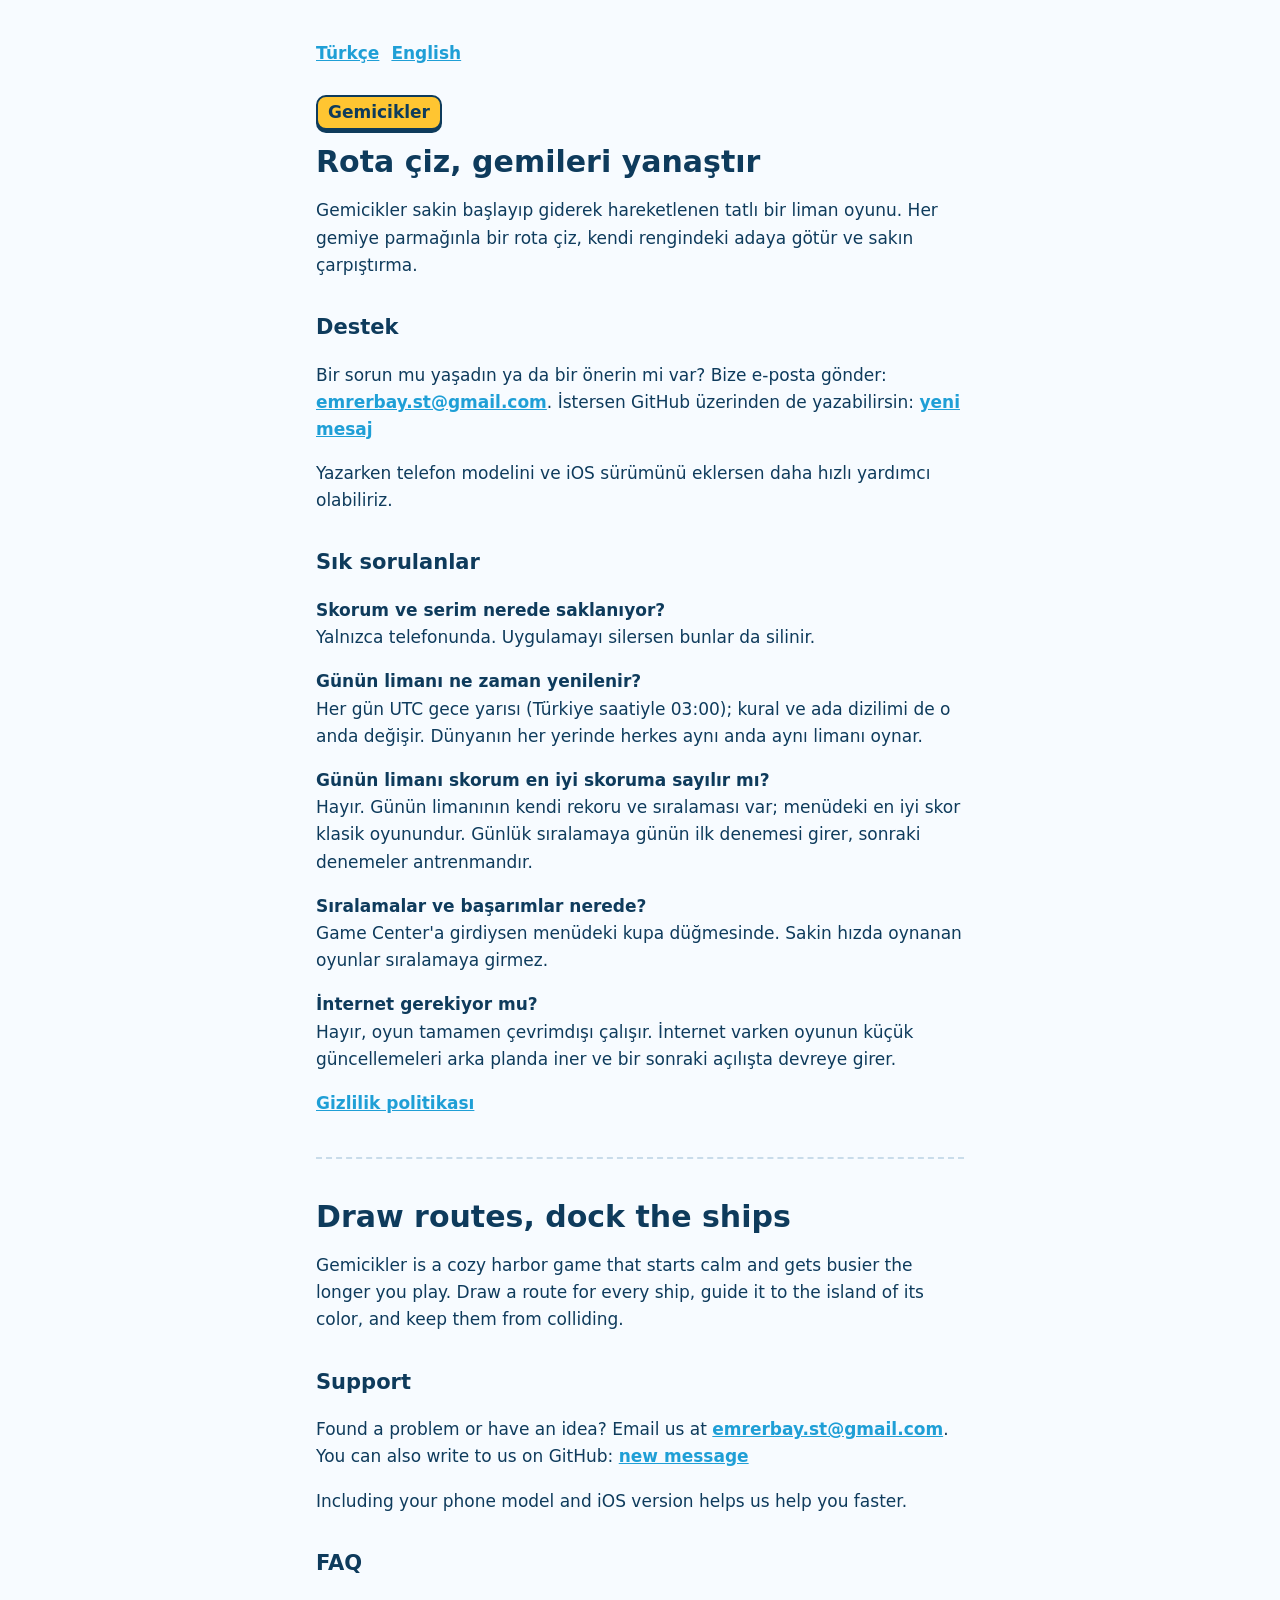
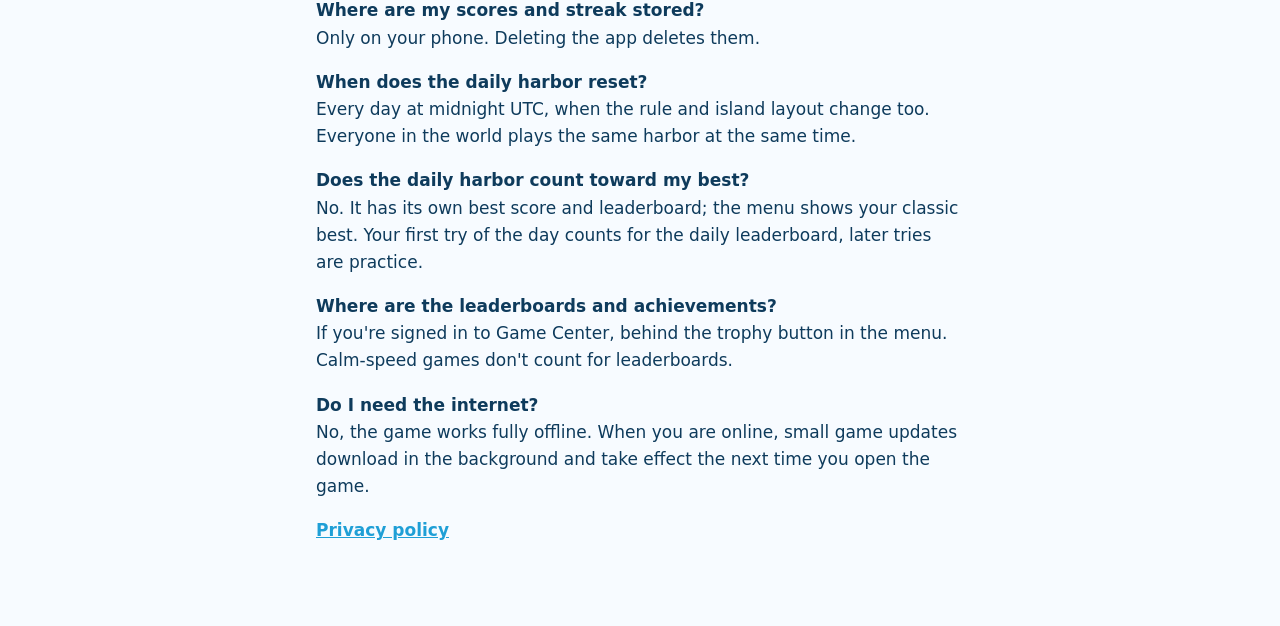
<file: index.html>
<!doctype html>
<html lang="tr">
<head>
<meta charset="utf-8">
<meta name="viewport" content="width=device-width, initial-scale=1">
<title>Gemicikler</title>
<meta name="description" content="Gemicikler: rota çiz, gemileri yanaştır. Tatlı bir liman bulmacası. / A cozy harbor puzzle.">
<link rel="stylesheet" href="style.css">
</head>
<body>
<main>
  <nav class="lang"><a href="#tr">Türkçe</a><a href="#en">English</a></nav>

  <section id="tr">
    <span class="tag">Gemicikler</span>
    <h1 style="margin-top:14px">Rota çiz, gemileri yanaştır</h1>
    <p>Gemicikler sakin başlayıp giderek hareketlenen tatlı bir liman oyunu. Her gemiye parmağınla bir rota çiz, kendi rengindeki adaya götür ve sakın çarpıştırma.</p>

    <h2>Destek</h2>
    <p>Bir sorun mu yaşadın ya da bir önerin mi var? Bize e-posta gönder: <a href="mailto:emrerbay.st@gmail.com">emrerbay.st@gmail.com</a>. İstersen GitHub üzerinden de yazabilirsin: <a href="https://github.com/emrerbay/gemicikler-site/issues/new">yeni mesaj</a></p>
    <p>Yazarken telefon modelini ve iOS sürümünü eklersen daha hızlı yardımcı olabiliriz.</p>

    <h2>Sık sorulanlar</h2>
    <p><strong>Skorum ve serim nerede saklanıyor?</strong><br>Yalnızca telefonunda. Uygulamayı silersen bunlar da silinir.</p>
    <p><strong>Günün limanı ne zaman yenilenir?</strong><br>Her gün UTC gece yarısı (Türkiye saatiyle 03:00); kural ve ada dizilimi de o anda değişir. Dünyanın her yerinde herkes aynı anda aynı limanı oynar.</p>
    <p><strong>Günün limanı skorum en iyi skoruma sayılır mı?</strong><br>Hayır. Günün limanının kendi rekoru ve sıralaması var; menüdeki en iyi skor klasik oyunundur. Günlük sıralamaya günün ilk denemesi girer, sonraki denemeler antrenmandır.</p>
    <p><strong>Sıralamalar ve başarımlar nerede?</strong><br>Game Center'a girdiysen menüdeki kupa düğmesinde. Sakin hızda oynanan oyunlar sıralamaya girmez.</p>
    <p><strong>İnternet gerekiyor mu?</strong><br>Hayır, oyun tamamen çevrimdışı çalışır. İnternet varken oyunun küçük güncellemeleri arka planda iner ve bir sonraki açılışta devreye girer.</p>

    <p><a href="privacy.html">Gizlilik politikası</a></p>
  </section>

  <hr>

  <section id="en" lang="en">
    <h1>Draw routes, dock the ships</h1>
    <p>Gemicikler is a cozy harbor game that starts calm and gets busier the longer you play. Draw a route for every ship, guide it to the island of its color, and keep them from colliding.</p>

    <h2>Support</h2>
    <p>Found a problem or have an idea? Email us at <a href="mailto:emrerbay.st@gmail.com">emrerbay.st@gmail.com</a>. You can also write to us on GitHub: <a href="https://github.com/emrerbay/gemicikler-site/issues/new">new message</a></p>
    <p>Including your phone model and iOS version helps us help you faster.</p>

    <h2>FAQ</h2>
    <p><strong>Where are my scores and streak stored?</strong><br>Only on your phone. Deleting the app deletes them.</p>
    <p><strong>When does the daily harbor reset?</strong><br>Every day at midnight UTC, when the rule and island layout change too. Everyone in the world plays the same harbor at the same time.</p>
    <p><strong>Does the daily harbor count toward my best?</strong><br>No. It has its own best score and leaderboard; the menu shows your classic best. Your first try of the day counts for the daily leaderboard, later tries are practice.</p>
    <p><strong>Where are the leaderboards and achievements?</strong><br>If you're signed in to Game Center, behind the trophy button in the menu. Calm-speed games don't count for leaderboards.</p>
    <p><strong>Do I need the internet?</strong><br>No, the game works fully offline. When you are online, small game updates download in the background and take effect the next time you open the game.</p>

    <p><a href="privacy.html#en">Privacy policy</a></p>
  </section>
</main>
</body>
</html>
</file>
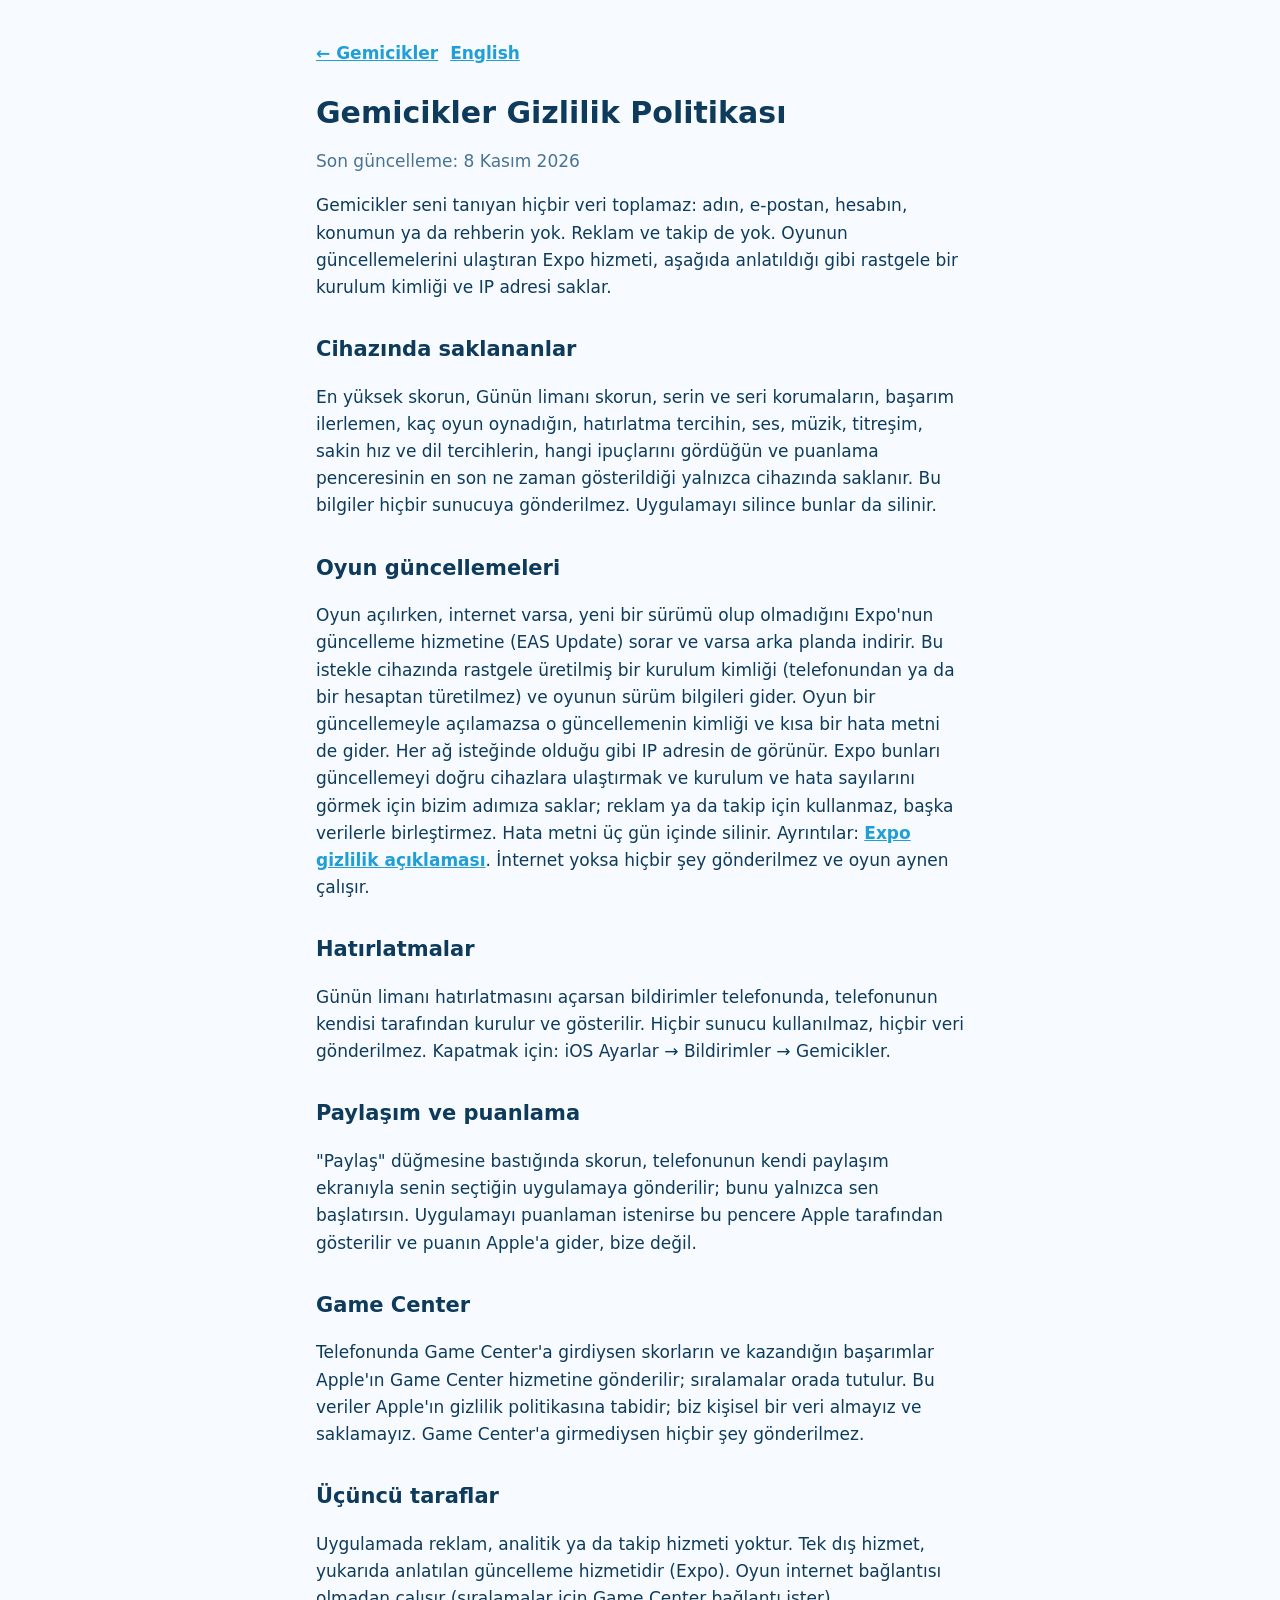
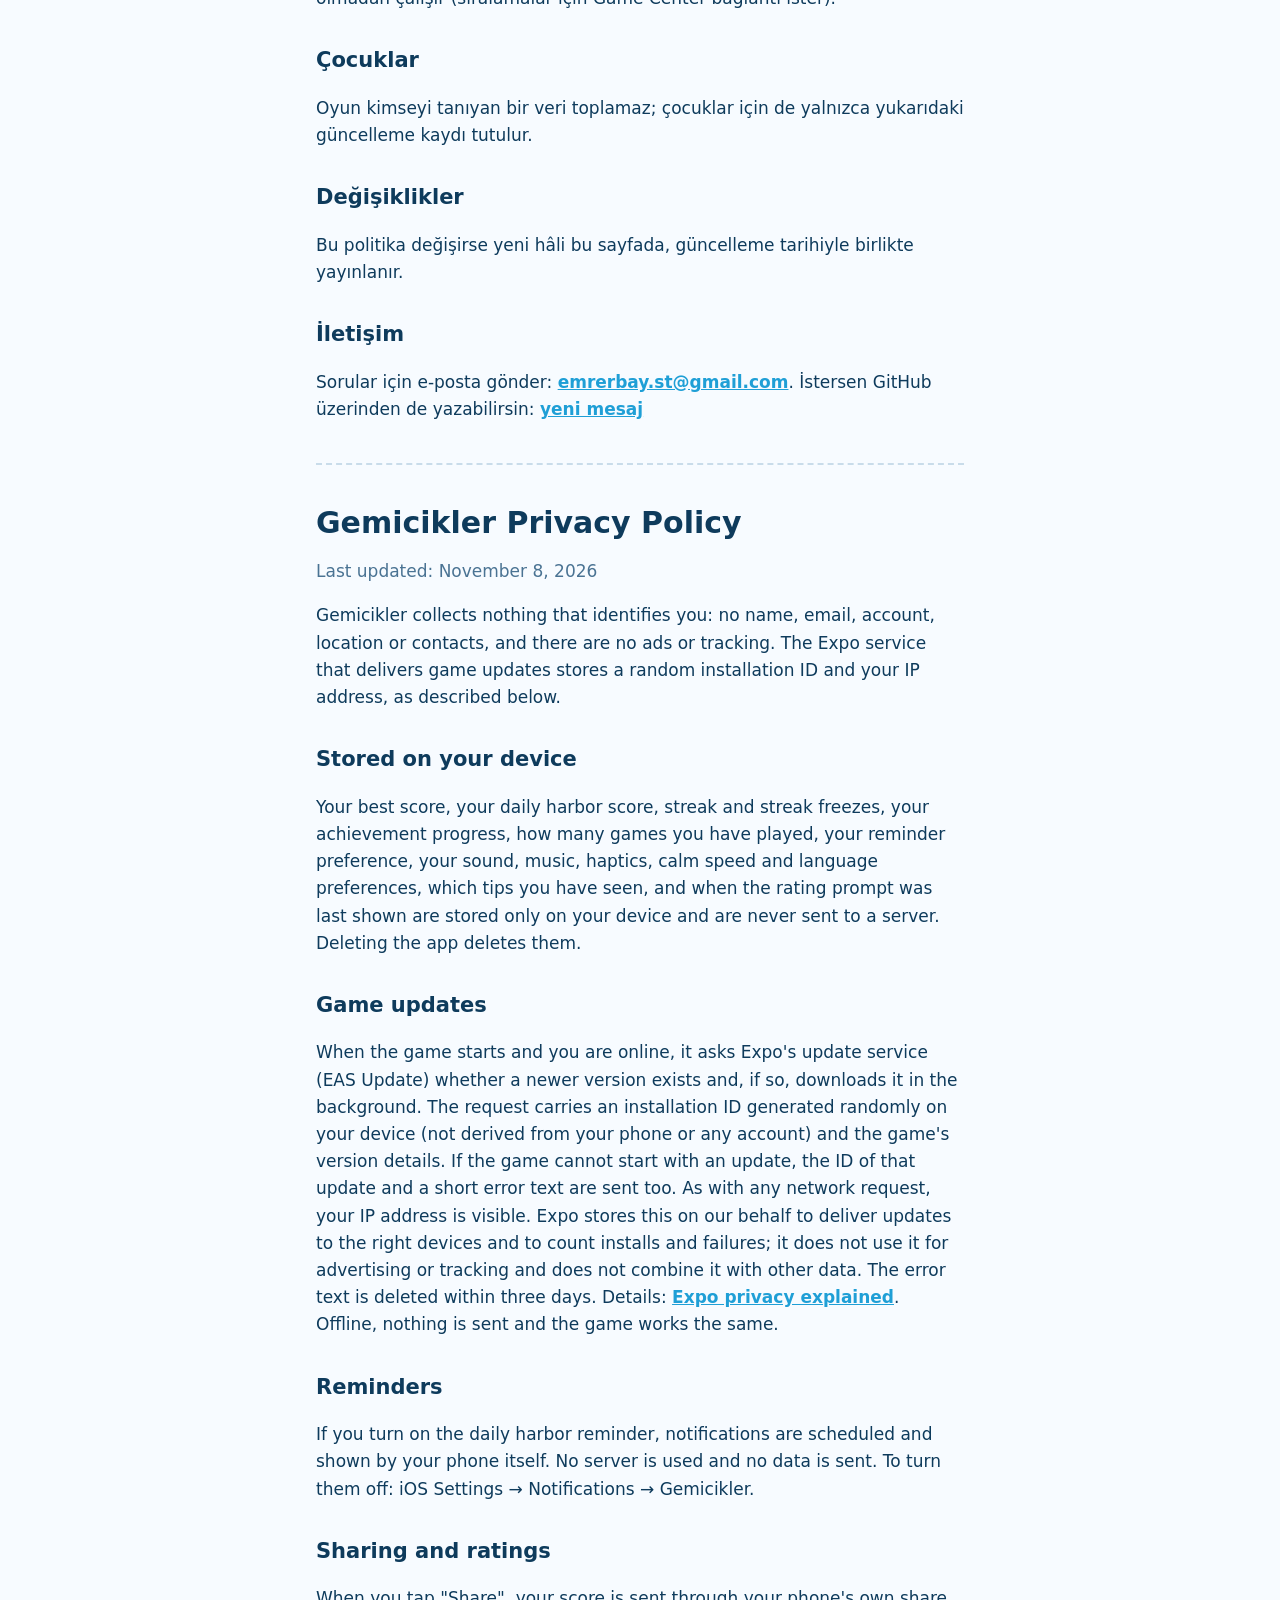
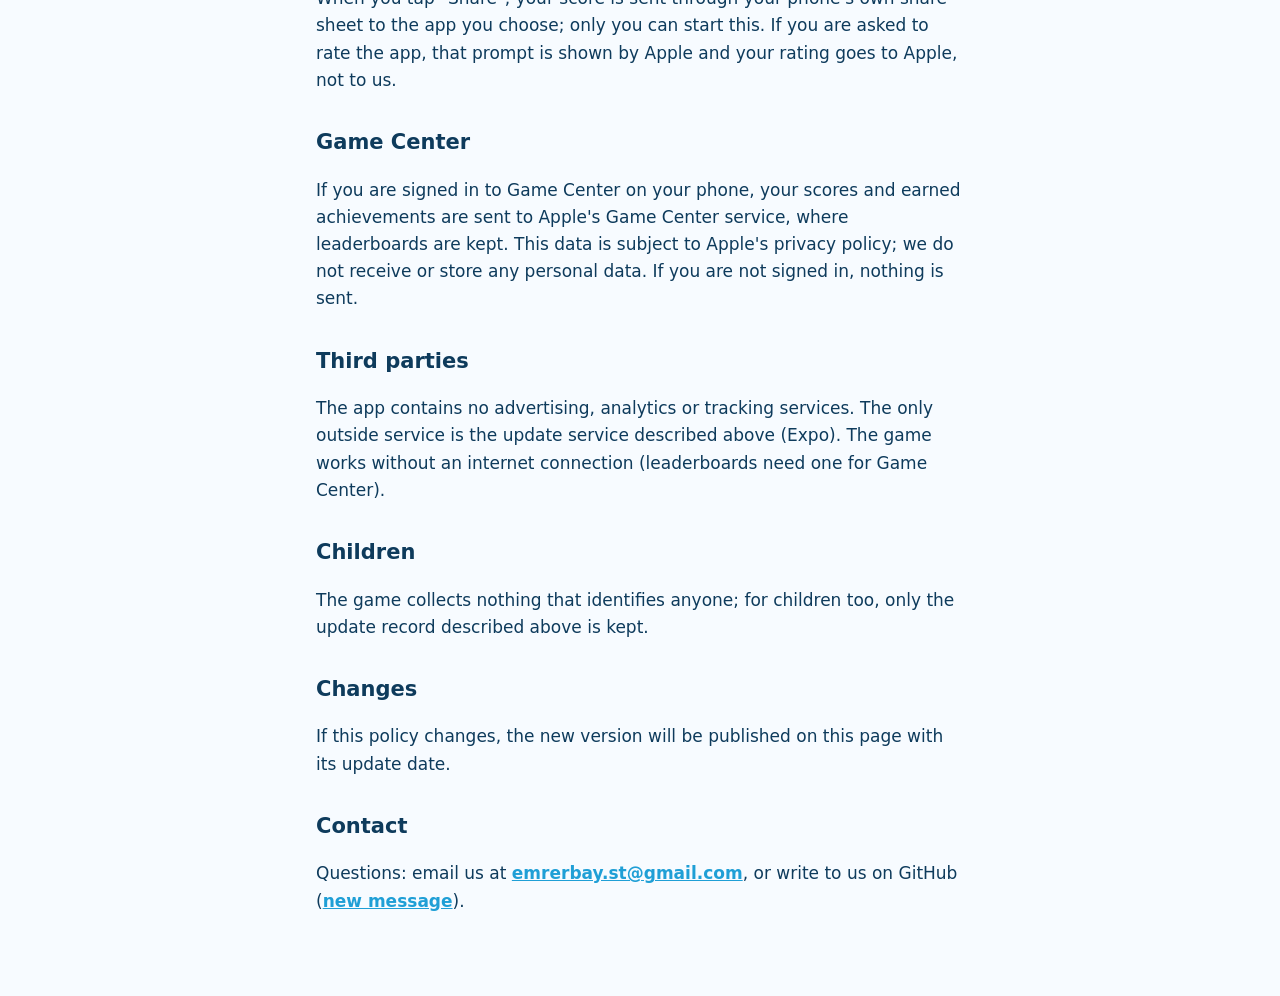
<file: privacy.html>
<!doctype html>
<html lang="tr">
<head>
<meta charset="utf-8">
<meta name="viewport" content="width=device-width, initial-scale=1">
<title>Gemicikler Gizlilik</title>
<link rel="stylesheet" href="style.css">
</head>
<body>
<main>
  <nav class="lang"><a href="./">← Gemicikler</a><a href="#en">English</a></nav>

  <h1>Gemicikler Gizlilik Politikası</h1>
  <p class="muted">Son güncelleme: 8 Kasım 2026</p>

  <p>Gemicikler seni tanıyan hiçbir veri toplamaz: adın, e-postan, hesabın, konumun ya da rehberin yok. Reklam ve takip de yok. Oyunun güncellemelerini ulaştıran Expo hizmeti, aşağıda anlatıldığı gibi rastgele bir kurulum kimliği ve IP adresi saklar.</p>

  <h2>Cihazında saklananlar</h2>
  <p>En yüksek skorun, Günün limanı skorun, serin ve seri korumaların, başarım ilerlemen, kaç oyun oynadığın, hatırlatma tercihin, ses, müzik, titreşim, sakin hız ve dil tercihlerin, hangi ipuçlarını gördüğün ve puanlama penceresinin en son ne zaman gösterildiği yalnızca cihazında saklanır. Bu bilgiler hiçbir sunucuya gönderilmez. Uygulamayı silince bunlar da silinir.</p>

  <h2>Oyun güncellemeleri</h2>
  <p>Oyun açılırken, internet varsa, yeni bir sürümü olup olmadığını Expo'nun güncelleme hizmetine (EAS Update) sorar ve varsa arka planda indirir. Bu istekle cihazında rastgele üretilmiş bir kurulum kimliği (telefonundan ya da bir hesaptan türetilmez) ve oyunun sürüm bilgileri gider. Oyun bir güncellemeyle açılamazsa o güncellemenin kimliği ve kısa bir hata metni de gider. Her ağ isteğinde olduğu gibi IP adresin de görünür. Expo bunları güncellemeyi doğru cihazlara ulaştırmak ve kurulum ve hata sayılarını görmek için bizim adımıza saklar; reklam ya da takip için kullanmaz, başka verilerle birleştirmez. Hata metni üç gün içinde silinir. Ayrıntılar: <a href="https://expo.dev/privacy-explained">Expo gizlilik açıklaması</a>. İnternet yoksa hiçbir şey gönderilmez ve oyun aynen çalışır.</p>

  <h2>Hatırlatmalar</h2>
  <p>Günün limanı hatırlatmasını açarsan bildirimler telefonunda, telefonunun kendisi tarafından kurulur ve gösterilir. Hiçbir sunucu kullanılmaz, hiçbir veri gönderilmez. Kapatmak için: iOS Ayarlar → Bildirimler → Gemicikler.</p>

  <h2>Paylaşım ve puanlama</h2>
  <p>"Paylaş" düğmesine bastığında skorun, telefonunun kendi paylaşım ekranıyla senin seçtiğin uygulamaya gönderilir; bunu yalnızca sen başlatırsın. Uygulamayı puanlaman istenirse bu pencere Apple tarafından gösterilir ve puanın Apple'a gider, bize değil.</p>

  <h2>Game Center</h2>
  <p>Telefonunda Game Center'a girdiysen skorların ve kazandığın başarımlar Apple'ın Game Center hizmetine gönderilir; sıralamalar orada tutulur. Bu veriler Apple'ın gizlilik politikasına tabidir; biz kişisel bir veri almayız ve saklamayız. Game Center'a girmediysen hiçbir şey gönderilmez.</p>

  <h2>Üçüncü taraflar</h2>
  <p>Uygulamada reklam, analitik ya da takip hizmeti yoktur. Tek dış hizmet, yukarıda anlatılan güncelleme hizmetidir (Expo). Oyun internet bağlantısı olmadan çalışır (sıralamalar için Game Center bağlantı ister).</p>

  <h2>Çocuklar</h2>
  <p>Oyun kimseyi tanıyan bir veri toplamaz; çocuklar için de yalnızca yukarıdaki güncelleme kaydı tutulur.</p>

  <h2>Değişiklikler</h2>
  <p>Bu politika değişirse yeni hâli bu sayfada, güncelleme tarihiyle birlikte yayınlanır.</p>

  <h2>İletişim</h2>
  <p>Sorular için e-posta gönder: <a href="mailto:emrerbay.st@gmail.com">emrerbay.st@gmail.com</a>. İstersen GitHub üzerinden de yazabilirsin: <a href="https://github.com/emrerbay/gemicikler-site/issues/new">yeni mesaj</a></p>

  <hr>

  <section id="en" lang="en">
    <h1>Gemicikler Privacy Policy</h1>
    <p class="muted">Last updated: November 8, 2026</p>

    <p>Gemicikler collects nothing that identifies you: no name, email, account, location or contacts, and there are no ads or tracking. The Expo service that delivers game updates stores a random installation ID and your IP address, as described below.</p>

    <h2>Stored on your device</h2>
    <p>Your best score, your daily harbor score, streak and streak freezes, your achievement progress, how many games you have played, your reminder preference, your sound, music, haptics, calm speed and language preferences, which tips you have seen, and when the rating prompt was last shown are stored only on your device and are never sent to a server. Deleting the app deletes them.</p>

    <h2>Game updates</h2>
    <p>When the game starts and you are online, it asks Expo's update service (EAS Update) whether a newer version exists and, if so, downloads it in the background. The request carries an installation ID generated randomly on your device (not derived from your phone or any account) and the game's version details. If the game cannot start with an update, the ID of that update and a short error text are sent too. As with any network request, your IP address is visible. Expo stores this on our behalf to deliver updates to the right devices and to count installs and failures; it does not use it for advertising or tracking and does not combine it with other data. The error text is deleted within three days. Details: <a href="https://expo.dev/privacy-explained">Expo privacy explained</a>. Offline, nothing is sent and the game works the same.</p>

    <h2>Reminders</h2>
    <p>If you turn on the daily harbor reminder, notifications are scheduled and shown by your phone itself. No server is used and no data is sent. To turn them off: iOS Settings → Notifications → Gemicikler.</p>

    <h2>Sharing and ratings</h2>
    <p>When you tap "Share", your score is sent through your phone's own share sheet to the app you choose; only you can start this. If you are asked to rate the app, that prompt is shown by Apple and your rating goes to Apple, not to us.</p>

    <h2>Game Center</h2>
    <p>If you are signed in to Game Center on your phone, your scores and earned achievements are sent to Apple's Game Center service, where leaderboards are kept. This data is subject to Apple's privacy policy; we do not receive or store any personal data. If you are not signed in, nothing is sent.</p>

    <h2>Third parties</h2>
    <p>The app contains no advertising, analytics or tracking services. The only outside service is the update service described above (Expo). The game works without an internet connection (leaderboards need one for Game Center).</p>

    <h2>Children</h2>
    <p>The game collects nothing that identifies anyone; for children too, only the update record described above is kept.</p>

    <h2>Changes</h2>
    <p>If this policy changes, the new version will be published on this page with its update date.</p>

    <h2>Contact</h2>
    <p>Questions: email us at <a href="mailto:emrerbay.st@gmail.com">emrerbay.st@gmail.com</a>, or write to us on GitHub (<a href="https://github.com/emrerbay/gemicikler-site/issues/new">new message</a>).</p>
  </section>
</main>
</body>
</html>
</file>
<file: style.css>
:root { --ink: #0E3B5C; --soft: #4A7393; --bg: #F7FBFF; --sea: #1F9FD6; --signal: #FFC531; --line: #C9DCEA; }
@media (prefers-color-scheme: dark) {
  :root { --ink: #EAF4FB; --soft: #9CC0D8; --bg: #0B2235; --line: #24425A; }
}
* { box-sizing: border-box; }
body { margin: 0; background: var(--bg); color: var(--ink); font: 17px/1.6 ui-rounded, system-ui, -apple-system, sans-serif; }
main { max-width: 680px; margin: 0 auto; padding: 40px 16px 64px; }
h1 { font-size: 30px; line-height: 1.2; margin: 0 0 4px; }
h2 { font-size: 21px; margin: 32px 0 6px; }
a { color: var(--sea); font-weight: 600; }
.muted { color: var(--soft); }
.lang { display: flex; gap: 12px; margin-bottom: 28px; }
.tag { display: inline-block; background: var(--signal); color: #0E3B5C; font-weight: 800; border: 2.5px solid #0E3B5C; border-radius: 10px; padding: 2px 10px; box-shadow: 0 3px 0 #0E3B5C; }
hr { border: 0; border-top: 2px dashed var(--line); margin: 40px 0; }
</file>
